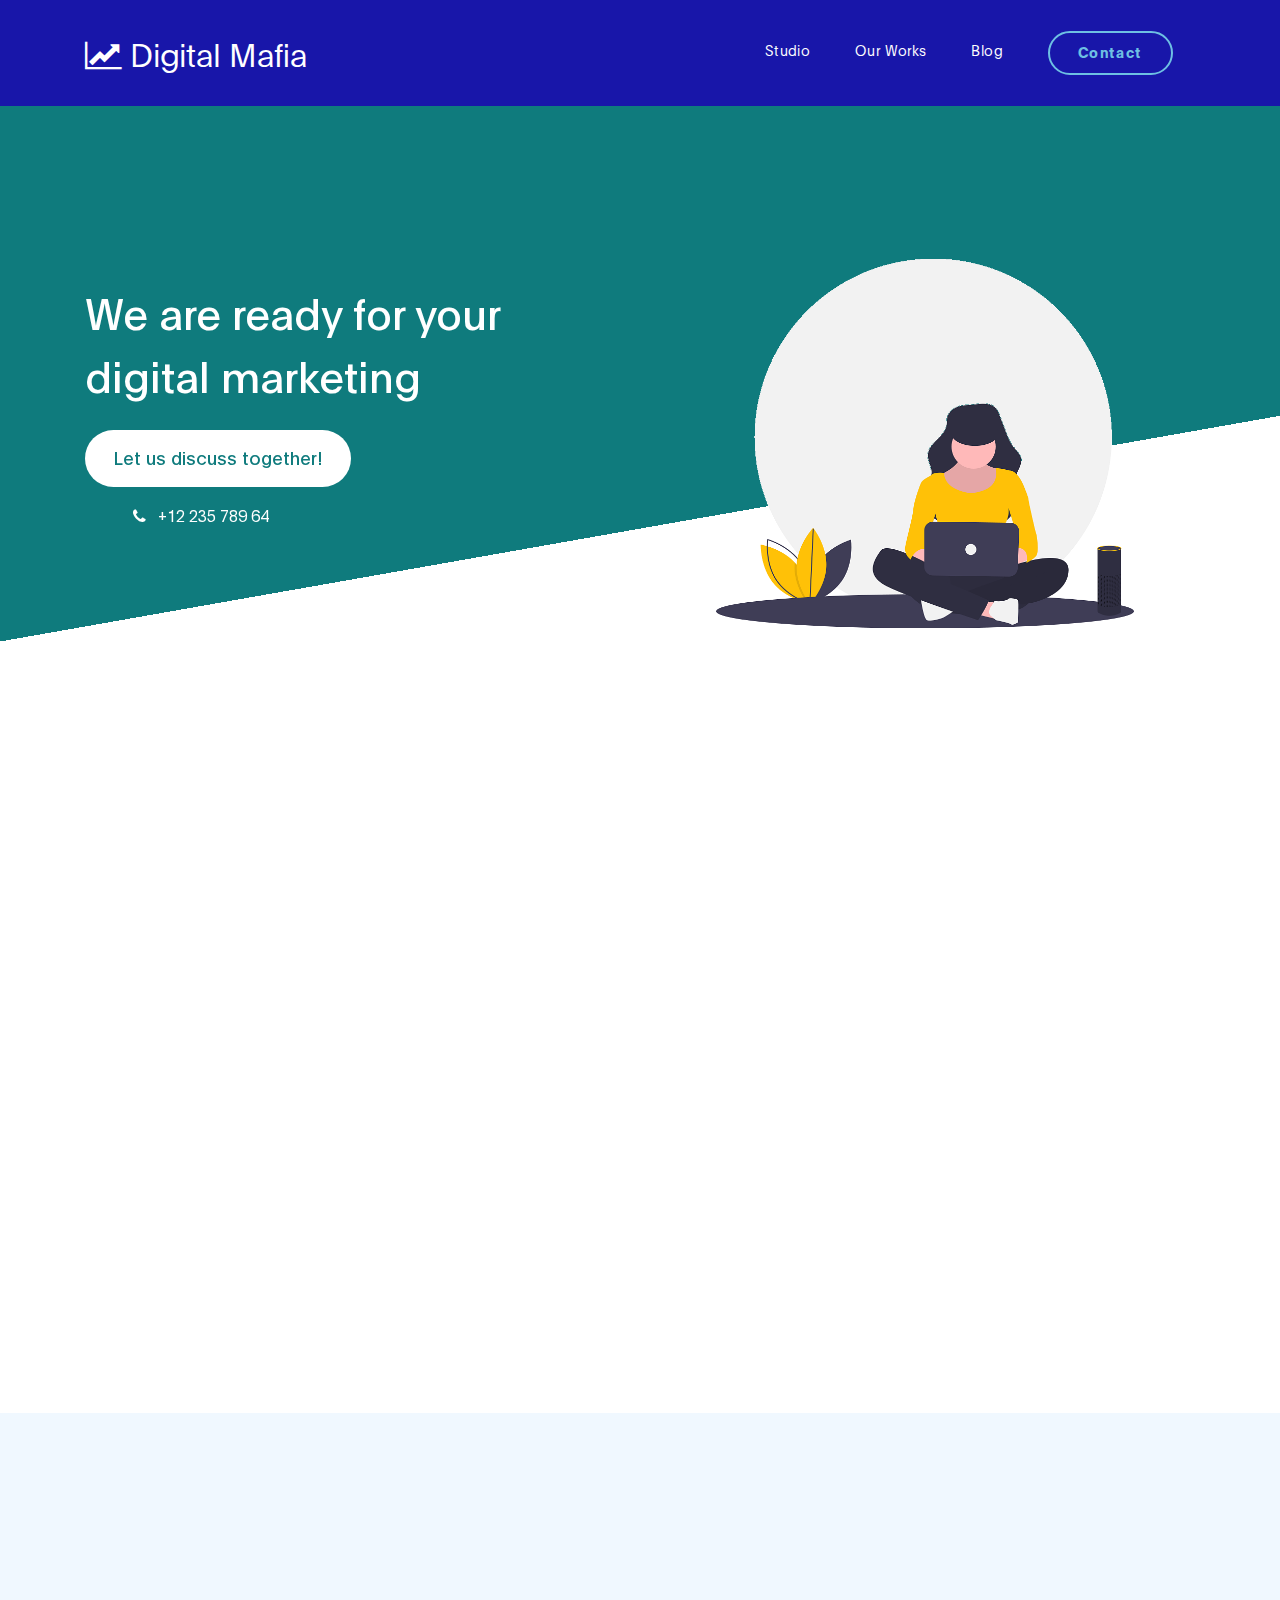
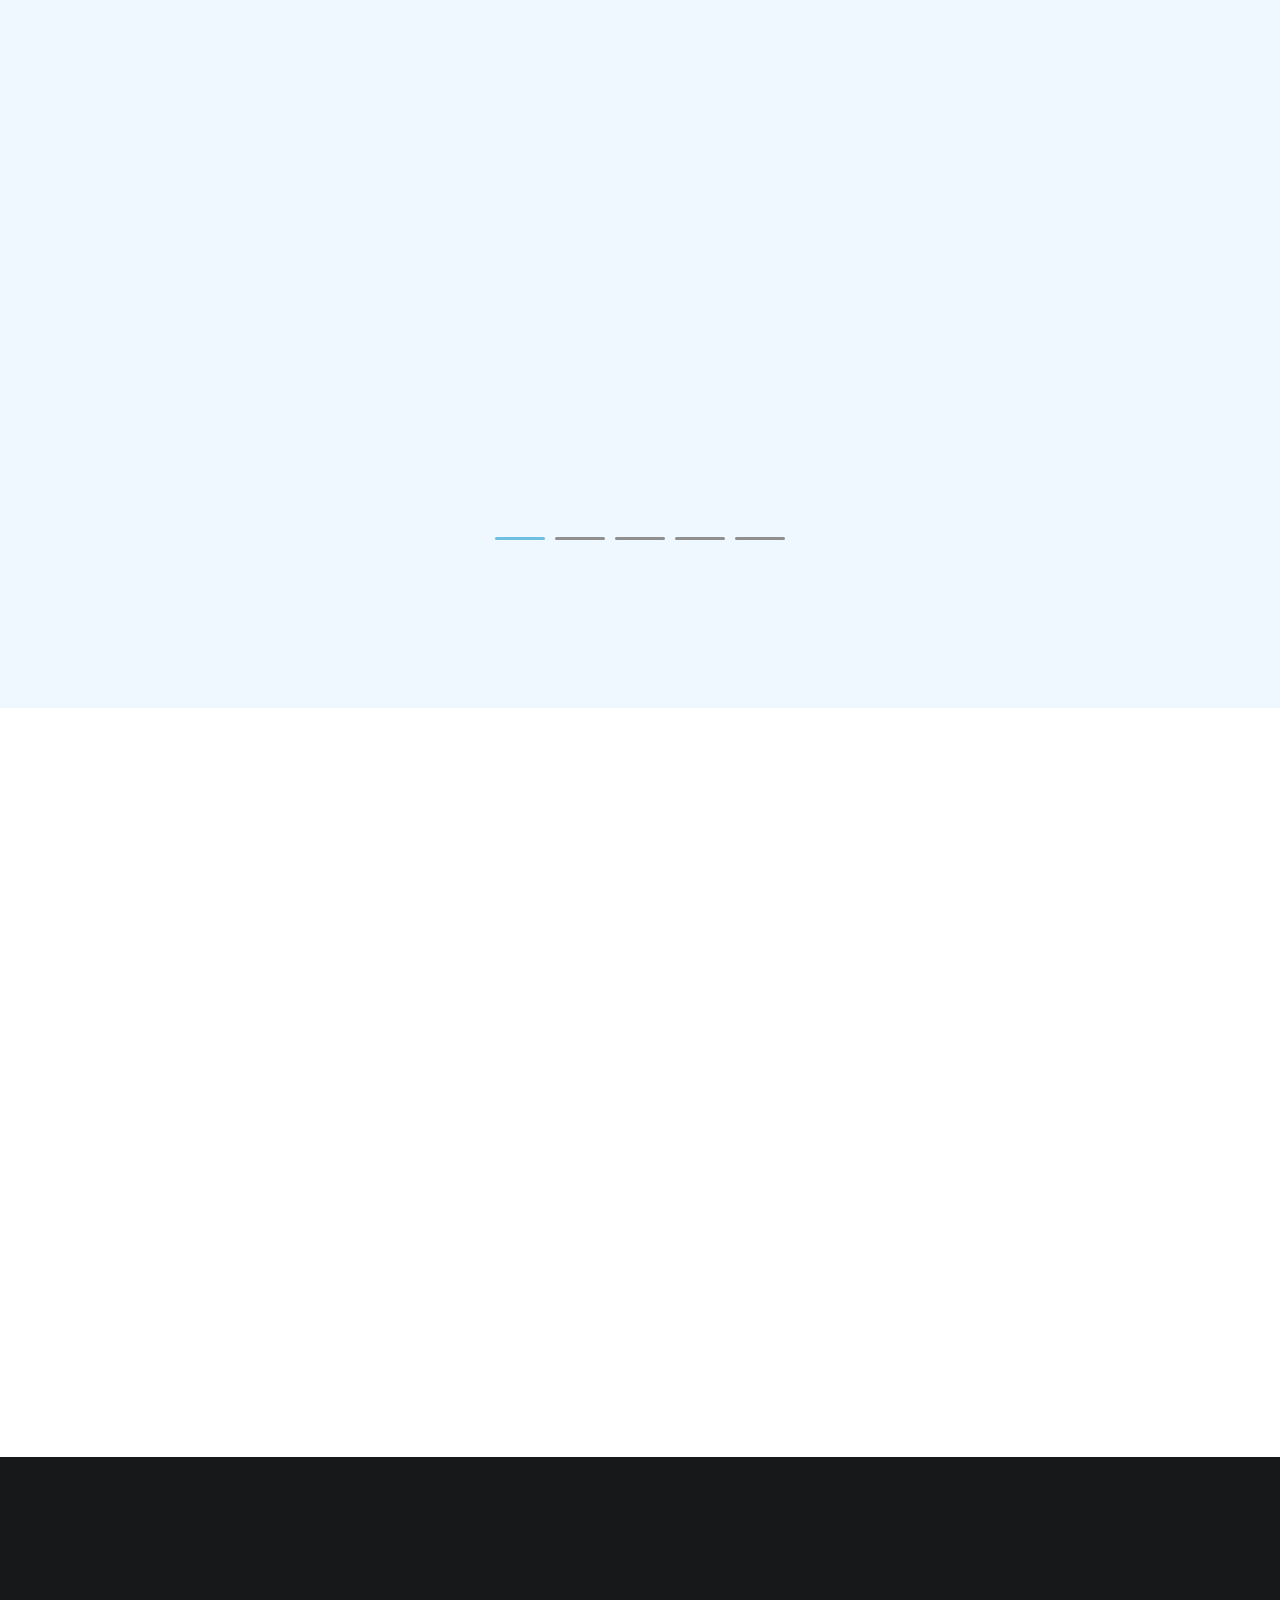
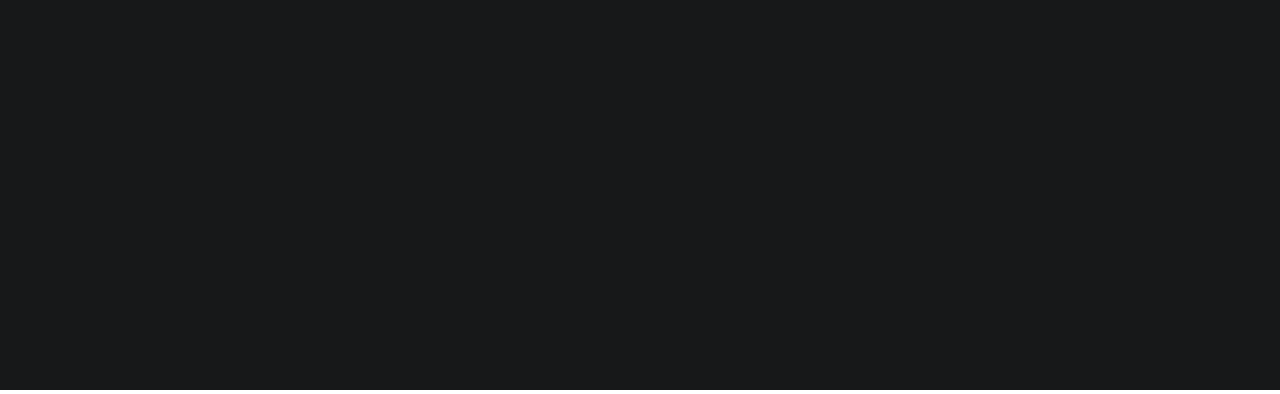
<file: admin-1/Digital-Marketing-Website-Template-main/index.html>
<!DOCTYPE html>
<html lang="en">
  <head>
    <title>Digital Mafia HTML Template</title>
    <!--



-->
    <meta charset="UTF-8" />
    <meta http-equiv="X-UA-Compatible" content="IE=Edge" />
    <meta name="description" content="" />
    <meta name="keywords" content="" />
    <meta name="author" content="" />
    <meta
      name="viewport"
      content="width=device-width, initial-scale=1, maximum-scale=1"
    />

    <link rel="stylesheet" href="css/bootstrap.min.css" />
    <link rel="stylesheet" href="css/font-awesome.min.css" />
    <link rel="stylesheet" href="css/aos.css" />
    <link rel="stylesheet" href="css/owl.carousel.min.css" />
    <link rel="stylesheet" href="css/owl.theme.default.min.css" />

    <!-- MAIN CSS -->
    <link rel="stylesheet" href="css/digital-mafia.css" />
  </head>
  <body>
    <!-- MENU BAR -->
    <nav class="navbar navbar-expand-lg">
      <div class="container">
        <a class="navbar-brand" href="index.html">
          <i class="fa fa-line-chart"></i>
          Digital Mafia
        </a>

        <button
          class="navbar-toggler"
          type="button"
          data-toggle="collapse"
          data-target="#navbarNav"
          aria-controls="navbarNav"
          aria-expanded="false"
          aria-label="Toggle navigation"
        >
          <span class="navbar-toggler-icon"></span>
        </button>

        <div class="collapse navbar-collapse" id="navbarNav">
          <ul class="navbar-nav ml-auto">
            <li class="nav-item">
              <a href="#about" class="nav-link smoothScroll">Studio</a>
            </li>
            <li class="nav-item">
              <a href="#project" class="nav-link smoothScroll">Our Works</a>
            </li>
            <li class="nav-item">
              <a href="blog.html" class="nav-link">Blog</a>
            </li>
            <li class="nav-item">
              <a href="contact.html" class="nav-link contact">Contact</a>
            </li>
          </ul>
        </div>
      </div>
    </nav>

    <!-- HERO -->
    <section
      class="hero hero-bg d-flex justify-content-center align-items-center"
    >
      <div class="container">
        <div class="row">
          <div
            class="col-lg-6 col-md-10 col-12 d-flex flex-column justify-content-center align-items-center"
          >
            <div class="hero-text">
              <h1 class="text-white" data-aos="fade-up">
                We are ready for your digital marketing
              </h1>

              <a
                href="contact.html"
                class="custom-btn btn-bg btn mt-3"
                data-aos="fade-up"
                data-aos-delay="100"
                >Let us discuss together!</a
              >

              <strong
                class="d-block py-3 pl-5 text-white"
                data-aos="fade-up"
                data-aos-delay="200"
                ><i class="fa fa-phone mr-2"></i> +12 235 789 64</strong
              >
            </div>
          </div>

          <div class="col-lg-6 col-12">
            <div class="hero-image" data-aos="fade-up" data-aos-delay="300">
              <img
                src="images/working-girl.png"
                class="img-fluid"
                alt="working girl"
              />
            </div>
          </div>
        </div>
      </div>
    </section>

    <!-- ABOUT -->
    <section class="about section-padding pb-0" id="about">
      <div class="container">
        <div class="row">
          <div class="col-lg-7 mx-auto col-md-10 col-12">
            <div class="about-info">
              <h2 class="mb-4" data-aos="fade-up">
                the best <strong>Digital Marketing agency</strong> in Rio de
                Janeiro
              </h2>

              <p class="mb-0" data-aos="fade-up">
                Total 5 HTML pages are included in this template from OneDev
                website. Please check 2 <a href="blog.html">blog</a> pages,
                <a href="project-detail.html">project</a> page, and
                <a href="contact.html">contact</a> page. <br /><br />You are
                <strong>allowed</strong> to use this template for commercial or
                non-commercial purpose.
              </p>
            </div>

            <div class="about-image" data-aos="fade-up" data-aos-delay="200">
              <img src="images/office.png" class="img-fluid" alt="office" />
            </div>
          </div>
        </div>
      </div>
    </section>

    <!-- PROJECT -->
    <section class="project section-padding" id="project">
      <div class="container-fluid">
        <div class="row">
          <div class="col-lg-12 col-12">
            <h2 class="mb-5 text-center" data-aos="fade-up">
              Please take a look through our
              <strong>featured Digital Mafias</strong>
            </h2>

            <div class="owl-carousel owl-theme" id="project-slide">
              <div
                class="item project-wrapper"
                data-aos="fade-up"
                data-aos-delay="100"
              >
                <img
                  src="images/project/project-image01.jpg"
                  class="img-fluid"
                  alt="project image"
                />

                <div class="project-info">
                  <small>Marketing</small>

                  <h3>
                    <a href="project-detail.html">
                      <span>Sweet Go Agency</span>
                      <i class="fa fa-angle-right project-icon"></i>
                    </a>
                  </h3>
                </div>
              </div>

              <div class="item project-wrapper" data-aos="fade-up">
                <img
                  src="images/project/project-image02.jpg"
                  class="img-fluid"
                  alt="project image"
                />

                <div class="project-info">
                  <small>Website</small>

                  <h3>
                    <a href="project-detail.html">
                      <span>Smart Ladies</span>
                      <i class="fa fa-angle-right project-icon"></i>
                    </a>
                  </h3>
                </div>
              </div>

              <div class="item project-wrapper" data-aos="fade-up">
                <img
                  src="images/project/project-image03.jpg"
                  class="img-fluid"
                  alt="project image"
                />

                <div class="project-info">
                  <small>Branding</small>

                  <h3>
                    <a href="project-detail.html">
                      <span>Shoes factory</span>
                      <i class="fa fa-angle-right project-icon"></i>
                    </a>
                  </h3>
                </div>
              </div>

              <div class="item project-wrapper" data-aos="fade-up">
                <img
                  src="images/project/project-image04.jpg"
                  class="img-fluid"
                  alt="project image"
                />

                <div class="project-info">
                  <small>Social Media</small>

                  <h3>
                    <a href="project-detail.html">
                      <span>Race Bicycle</span>
                      <i class="fa fa-angle-right project-icon"></i>
                    </a>
                  </h3>
                </div>
              </div>

              <div class="item project-wrapper" data-aos="fade-up">
                <img
                  src="images/project/project-image05.jpg"
                  class="img-fluid"
                  alt="project image"
                />

                <div class="project-info">
                  <small>Video</small>

                  <h3>
                    <a href="project-detail.html">
                      <span>Ultimate HealthCare</span>
                      <i class="fa fa-angle-right project-icon"></i>
                    </a>
                  </h3>
                </div>
              </div>
            </div>
          </div>
        </div>
      </div>
    </section>

    <!-- TESTIMONIAL -->
    <section class="testimonial section-padding">
      <div class="container">
        <div class="row">
          <div class="col-lg-6 col-md-5 col-12">
            <div class="contact-image" data-aos="fade-up">
              <img
                src="images/female-avatar.png"
                class="img-fluid"
                alt="website"
              />
            </div>
          </div>

          <div class="col-lg-6 col-md-7 col-12">
            <h4 class="my-5 pt-3" data-aos="fade-up" data-aos-delay="100">
              Client Testimonials
            </h4>

            <div class="quote" data-aos="fade-up" data-aos-delay="200"></div>

            <h2 class="mb-4" data-aos="fade-up" data-aos-delay="300">
              Lorem ipsum Sed eiusmod esse aliqua sed incididunt aliqua
              incididunt mollit id et sit proident dolor nulla sed commodo.
            </h2>

            <p data-aos="fade-up" data-aos-delay="400">
              <strong>Mary Zoe</strong>

              <span class="mx-1">/</span>

              <small>Digital Agency (CEO)</small>
            </p>
          </div>
        </div>
      </div>
    </section>

    <footer class="site-footer">
      <div class="container">
        <div class="row">
          <div class="col-lg-5 mx-lg-auto col-md-8 col-10">
            <h1 class="text-white" data-aos="fade-up" data-aos-delay="100">
              We make creative <strong>brands</strong> only.
            </h1>
          </div>

          <div
            class="col-lg-3 col-md-6 col-12"
            data-aos="fade-up"
            data-aos-delay="200"
          >
            <h4 class="my-4">Contact Info</h4>

            <p class="mb-1">
              <i class="fa fa-phone mr-2 footer-icon"></i>
              +99 080 070 4224
            </p>

            <p>
              <a href="#">
                <i class="fa fa-envelope mr-2 footer-icon"></i>
                hello@company.com
              </a>
            </p>
          </div>

          <div
            class="col-lg-3 col-md-6 col-12"
            data-aos="fade-up"
            data-aos-delay="300"
          >
            <h4 class="my-4">Our Studio</h4>

            <p class="mb-1">
              <i class="fa fa-home mr-2 footer-icon"></i>
              Av. Lúcio Costa - Barra da Tijuca, Rio de Janeiro - RJ, Brazil
            </p>
          </div>

          <div
            class="col-lg-4 mx-lg-auto text-center col-md-8 col-12"
            data-aos="fade-up"
            data-aos-delay="400"
          >
            <p class="copyright-text">
              Copyright 2023 All Right Reserved By One Dev
            </p>
          </div>

          <div
            class="col-lg-4 mx-lg-auto col-md-6 col-12"
            data-aos="fade-up"
            data-aos-delay="500"
          >
            <ul class="footer-link">
              <li><a href="#">Stories</a></li>
              <li><a href="#">Work with us</a></li>
              <li><a href="#">Privacy</a></li>
            </ul>
          </div>

          <div
            class="col-lg-3 mx-lg-auto col-md-6 col-12"
            data-aos="fade-up"
            data-aos-delay="600"
          >
            <ul class="social-icon">
              <li><a href="#" class="fa fa-instagram"></a></li>
              <li><a href="#" class="fa fa-twitter"></a></li>
              <li><a href="#" class="fa fa-dribbble"></a></li>
              <li><a href="#" class="fa fa-behance"></a></li>
            </ul>
          </div>
        </div>
      </div>
    </footer>

    <!-- SCRIPTS -->
    <script src="js/jquery.min.js"></script>
    <script src="js/bootstrap.min.js"></script>
    <script src="js/aos.js"></script>
    <script src="js/owl.carousel.min.js"></script>
    <script src="js/smoothscroll.js"></script>
    <script src="js/custom.js"></script>
  </body>
</html>
</file>
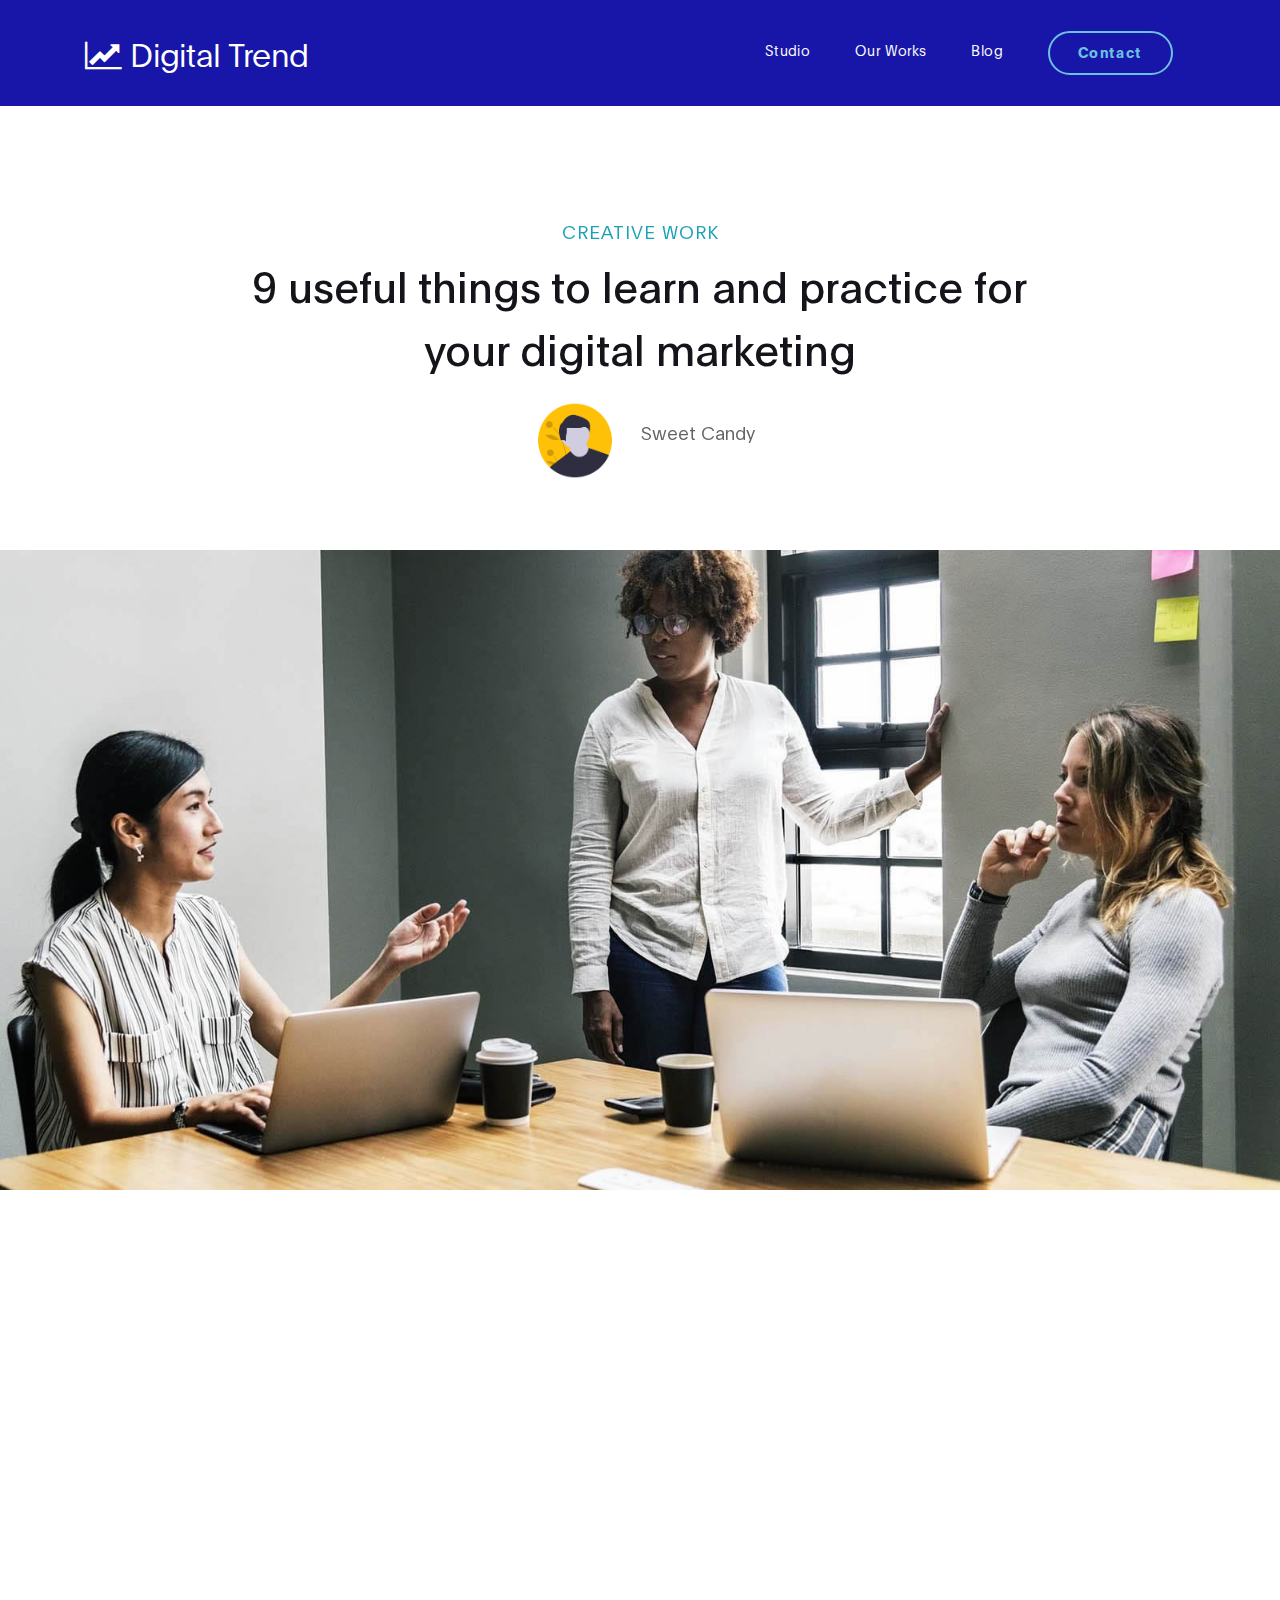
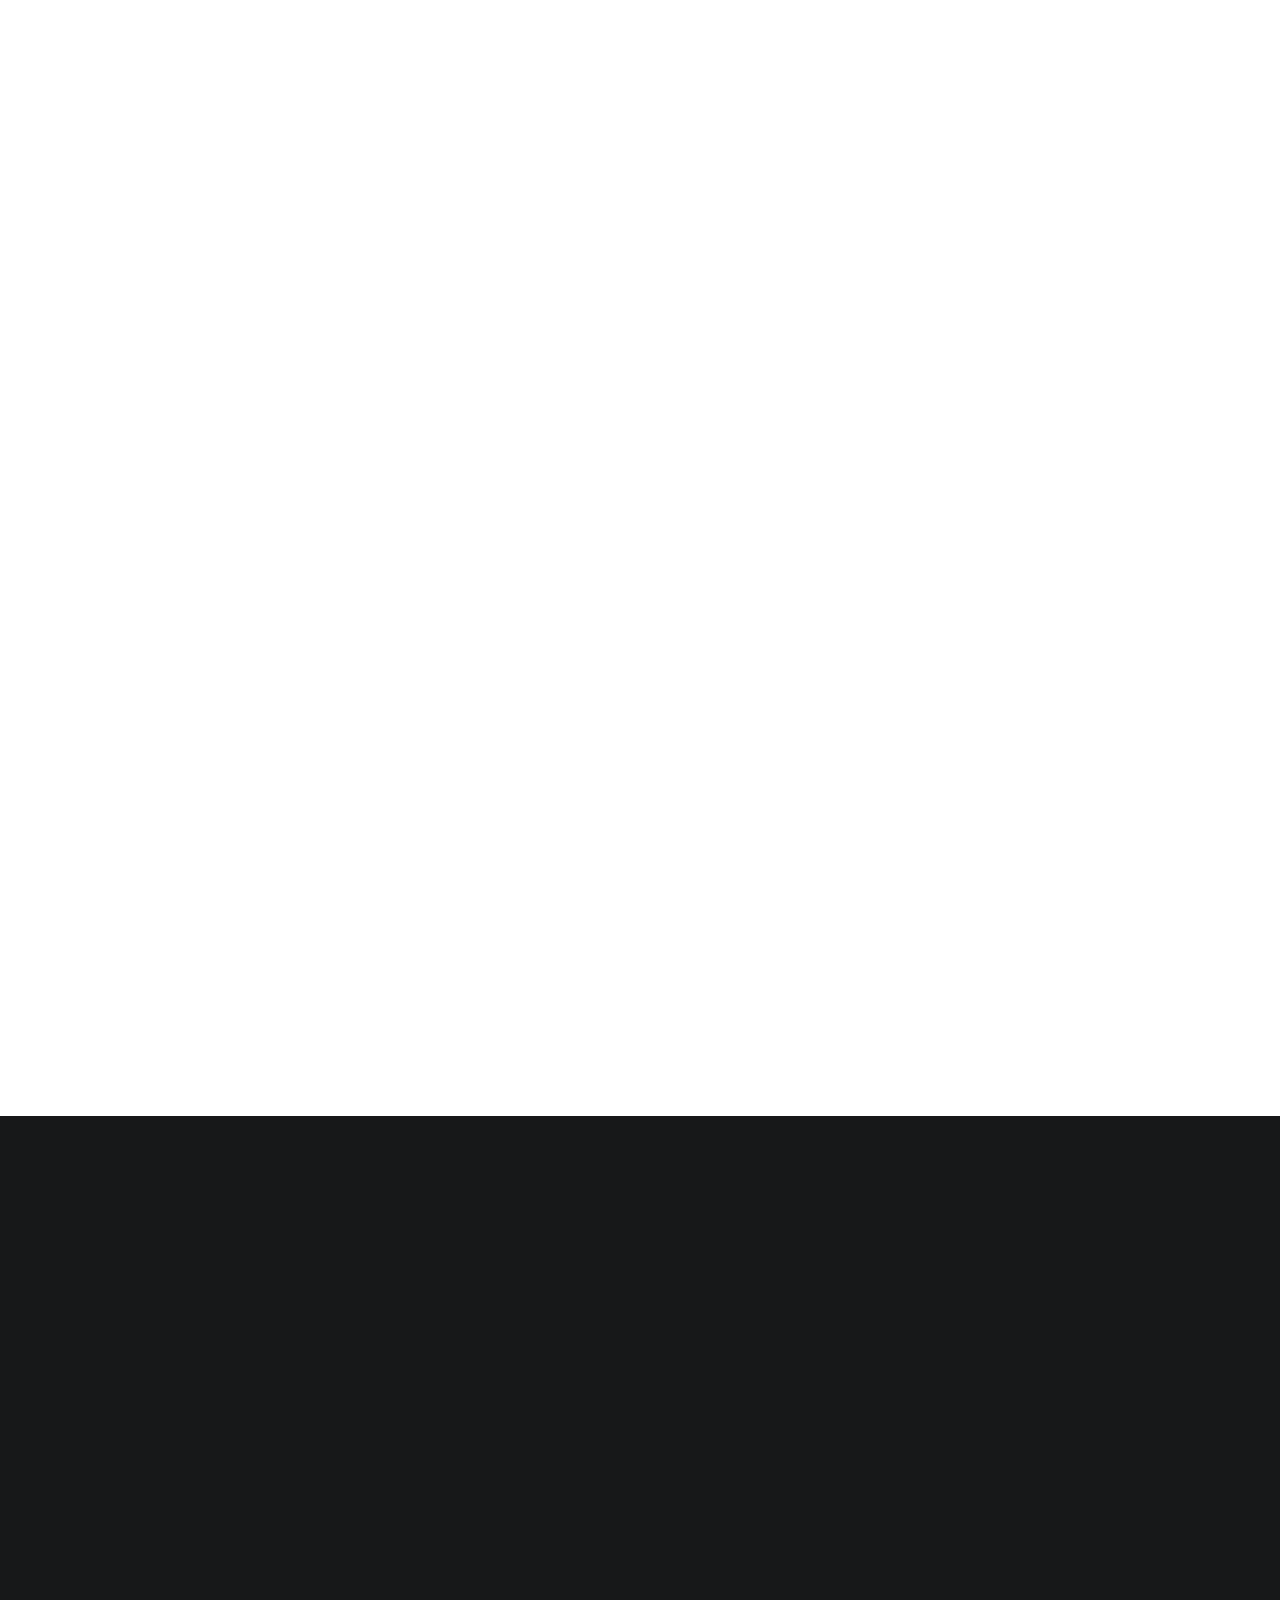
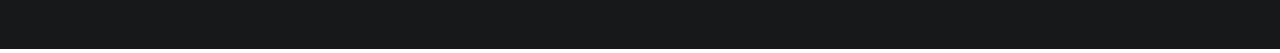
<file: admin-1/Digital-Marketing-Website-Template-main/blog-detail.html>
<!DOCTYPE html>
<html lang="en">
  <head>
    <title>Digital Trend - Blog Detail</title>
    <!--


      

-->
    <meta charset="UTF-8" />
    <meta http-equiv="X-UA-Compatible" content="IE=Edge" />
    <meta name="description" content="" />
    <meta name="keywords" content="" />
    <meta name="author" content="" />
    <meta
      name="viewport"
      content="width=device-width, initial-scale=1, maximum-scale=1"
    />

    <link rel="stylesheet" href="css/bootstrap.min.css" />
    <link rel="stylesheet" href="css/font-awesome.min.css" />
    <link rel="stylesheet" href="css/aos.css" />
    <link rel="stylesheet" href="css/owl.carousel.min.css" />
    <link rel="stylesheet" href="css/owl.theme.default.min.css" />

    <!-- MAIN CSS -->
    <link rel="stylesheet" href="css/digital-mafia.css" />
  </head>
  <body>
    <!-- MENU BAR -->
    <nav class="navbar navbar-expand-lg position-relative">
      <div class="container">
        <a class="navbar-brand" href="index.html">
          <i class="fa fa-line-chart"></i>
          Digital Trend
        </a>

        <button
          class="navbar-toggler"
          type="button"
          data-toggle="collapse"
          data-target="#navbarNav"
          aria-controls="navbarNav"
          aria-expanded="false"
          aria-label="Toggle navigation"
        >
          <span class="navbar-toggler-icon"></span>
        </button>

        <div class="collapse navbar-collapse" id="navbarNav">
          <ul class="navbar-nav ml-auto">
            <li class="nav-item">
              <a href="index.html#about" class="nav-link">Studio</a>
            </li>
            <li class="nav-item">
              <a href="index.html#project" class="nav-link">Our Works</a>
            </li>
            <li class="nav-item">
              <a href="blog.html" class="nav-link">Blog</a>
            </li>
            <li class="nav-item">
              <a href="contact.html" class="nav-link contact">Contact</a>
            </li>
          </ul>
        </div>
      </div>
    </nav>

    <!-- BLOG DETAIL -->
    <section class="project-detail section-padding-half">
      <div class="container">
        <div class="row">
          <div
            class="col-lg-9 mx-auto col-md-10 col-12 mt-lg-5 text-center"
            data-aos="fade-up"
          >
            <h4 class="blog-category text-info">Creative Work</h4>

            <h1>
              9 useful things to learn and practice for your digital marketing
            </h1>

            <div class="client-info">
              <div
                class="d-flex justify-content-center align-items-center mt-3"
              >
                <img
                  src="images/project/project-detail/male-avatar.png"
                  class="img-fluid"
                  alt="male avatar"
                />

                <p>Sweet Candy</p>
              </div>
            </div>
          </div>
        </div>
      </div>
    </section>

    <div class="full-image text-center" data-aos="zoom-in">
      <img
        src="images/blog/blog-header-image.jpg"
        class="img-fluid"
        alt="blog header"
      />
    </div>

    <!-- BLOG DETAIL -->
    <section class="project-detail">
      <div class="container">
        <div class="row">
          <div
            class="col-lg-9 mx-auto col-md-11 col-12 my-5 pt-3"
            data-aos="fade-up"
          >
            <h2 class="mb-3">
              Etiam quis metus elementum, tempor risus vel, condimentum orci.
            </h2>

            <p>
              Mauris in convallis nunc, non facilisis arcu. Nunc sapien nulla,
              interdum at diam non, aliquam vestibulum leo. Fusce laoreet
              malesuada ante, consectetur consequat ante tempor et. Quisque ac
              risus ligula.
            </p>

            <p>
              Suspendisse bibendum tortor at est placerat auctor. Phasellus
              tortor est, bibendum eu ex eu, tincidunt efficitur nunc. Orci
              varius natoque penatibus et magnis dis parturient montes, nascetur
              ridiculus mus.
            </p>

            <ul class="list-detail py-3">
              <li>
                <span
                  >Quisque at condimentum est. Duis sollicitudin urna id elit
                  pulvinar placerat. Ut ac dui in ex vulputate dictum.</span
                >
              </li>

              <li>
                <span
                  >Mauris vitae tellus nisi. Morbi rutrum lacus sit amet
                  volutpat viverra.</span
                >
              </li>

              <li>
                <span>
                  Integer maximus sem ut ipsum blandit elementum. Nullam
                  sollicitudin accumsan commodo.</span
                >
              </li>
            </ul>

            <p>
              Sed leo nisl, posuere at molestie ac, suscipit auctor mauris.
              Etiam quis metus elementum, tempor risus vel, condimentum orci.
            </p>

            <h2 class="mt-5 mb-3">
              Curabitur tempus vel libero lobortis feugiat
            </h2>

            <p>
              Orci varius natoque penatibus et magnis dis parturient montes,
              nascetur ridiculus mus. Mauris in convallis nunc, non facilisis
              arcu. Nunc sapien nulla, interdum at diam non, aliquam vestibulum
              leo.
            </p>

            <blockquote>
              Phasellus dapibus ex sed dolor blandit, efficitur iaculis ipsum
              scelerisque. Cras elementum nibh id felis sagittis, sit amet
              pellentesque ligula porttitor. Fusce laoreet malesuada ante,
              consectetur consequat ante tempor et. Quisque ac risus ligula.
            </blockquote>
          </div>
        </div>

        <div class="col-lg-8 mx-auto mb-5 pb-5 col-12" data-aos="fade-up">
          <h3 class="my-3" data-aos="fade-up">Leave a comment</h3>

          <form
            action="#"
            method="get"
            class="contact-form"
            data-aos="fade-up"
            data-aos-delay="300"
            role="form"
          >
            <div class="row">
              <div class="col-lg-6 col-12">
                <input
                  type="text"
                  class="form-control"
                  name="name"
                  placeholder="Name"
                />
              </div>

              <div class="col-lg-6 col-12">
                <input
                  type="email"
                  class="form-control"
                  name="email"
                  placeholder="Email"
                />
              </div>

              <div class="col-lg-12 col-12">
                <textarea
                  class="form-control"
                  rows="6"
                  name="message"
                  placeholder="Message"
                ></textarea>
              </div>

              <div class="col-lg-5 mx-auto col-7">
                <button
                  type="submit"
                  class="form-control"
                  id="submit-button"
                  name="submit"
                >
                  Submit Comment
                </button>
              </div>
            </div>
          </form>
        </div>
      </div>
    </section>

    <footer class="site-footer">
      <div class="container">
        <div class="row">
          <div class="col-lg-5 mx-lg-auto col-md-8 col-10">
            <h1 class="text-white" data-aos="fade-up" data-aos-delay="100">
              We make creative <strong>brands</strong> only.
            </h1>
          </div>

          <div
            class="col-lg-3 col-md-6 col-12"
            data-aos="fade-up"
            data-aos-delay="200"
          >
            <h4 class="my-4">Contact Info</h4>

            <p class="mb-1">
              <i class="fa fa-phone mr-2 footer-icon"></i>
              +99 080 070 4224
            </p>

            <p>
              <a href="#">
                <i class="fa fa-envelope mr-2 footer-icon"></i>
                hello@company.com
              </a>
            </p>
          </div>

          <div
            class="col-lg-3 col-md-6 col-12"
            data-aos="fade-up"
            data-aos-delay="300"
          >
            <h4 class="my-4">Our Studio</h4>

            <p class="mb-1">
              <i class="fa fa-home mr-2 footer-icon"></i>
              Av. Lúcio Costa - Barra da Tijuca, Rio de Janeiro - RJ, Brazil
            </p>
          </div>

          <div
            class="col-lg-4 mx-lg-auto text-center col-md-8 col-12"
            data-aos="fade-up"
            data-aos-delay="400"
          >
            <p class="copyright-text">
              Copyright 2023 All Right Reserved By One Dev
            </p>
          </div>

          <div
            class="col-lg-4 mx-lg-auto col-md-6 col-12"
            data-aos="fade-up"
            data-aos-delay="500"
          >
            <ul class="footer-link">
              <li><a href="#">Stories</a></li>
              <li><a href="#">Work with us</a></li>
              <li><a href="#">Privacy</a></li>
            </ul>
          </div>

          <div
            class="col-lg-3 mx-lg-auto col-md-6 col-12"
            data-aos="fade-up"
            data-aos-delay="600"
          >
            <ul class="social-icon">
              <li><a href="#" class="fa fa-instagram"></a></li>
              <li><a href="#" class="fa fa-twitter"></a></li>
              <li><a href="#" class="fa fa-dribbble"></a></li>
              <li><a href="#" class="fa fa-behance"></a></li>
            </ul>
          </div>
        </div>
      </div>
    </footer>

    <!-- SCRIPTS -->
    <script src="js/jquery.min.js"></script>
    <script src="js/bootstrap.min.js"></script>
    <script src="js/aos.js"></script>
    <script src="js/owl.carousel.min.js"></script>
    <script src="js/custom.js"></script>
  </body>
</html>
</file>
<file: admin-1/Digital-Marketing-Website-Template-main/css/digital-mafia.css>
@font-face {
  font-family: "Plain-Regular";
  src: url("../fonts/Plain-Regular.woff2") format("woff2"),
    url("../fonts/Plain-Regular.woff") format("woff");
  font-weight: normal;
  font-style: normal;
}

@font-face {
  font-family: "Plain-Light";
  src: url("../fonts/Plain-Light.woff2") format("woff2"),
    url("../fonts/Plain-Light.woff") format("woff");
  font-weight: bold;
  font-style: normal;
}

@font-face {
  font-family: "Plain-Bold";
  src: url("../fonts/Plain-Bold.woff2") format("woff2"),
    url("../fonts/Plain-Bold.woff") format("woff");
  font-weight: bold;
  font-style: normal;
}

:root {
  --primary-color: #0f7b7d;
  --secondary-color: #6ec0e3;
  --white-color: #ffffff;
  --dark-color: #171819;
  --project-bg: #f0f8ff;
  --menu-bg: #1816a9;

  --title-color: #15141a;
  --gray-color: #909090;
  --link-color: #404040;
  --p-color: #666262;

  --base-font-family: "Plain-Light", sans-serif;
  --title-font-family: "Plain-Regular", sans-serif;
  --font-bold-family: "Plain-Bold", sans-serif;
  --font-weight-bold: bold;

  --h1-font-size: 42px;
  --h2-font-size: 32px;
  --h3-font-size: 24px;
  --p-font-size: 18px;
  --base-font-size: 16px;
  --menu-font-size: 14px;

  --border-radius-large: 100px;
  --border-radius-small: 5px;
}

body {
  background: var(--white-color);
  font-family: var(--base-font-family);
}

/*---------------------------------------
     TYPOGRAPHY              
  -----------------------------------------*/

h1,
h2,
h3,
h4,
h5,
h6 {
  font-family: var(--title-font-family);
  line-height: inherit;
}

h1 {
  color: var(--title-color);
  font-size: var(--h1-font-size);
}

h2 {
  font-size: var(--h2-font-size);
  font-weight: 100;
}

h3 {
  font-size: var(--h3-font-size);
  font-weight: 100;
  margin-bottom: 0;
}

h4 {
  color: var(--gray-color);
  font-family: var(--base-font-family);
  font-size: var(--p-font-size);
  letter-spacing: 1px;
  text-transform: uppercase;
}

p {
  color: var(--p-color);
  font-size: var(--p-font-size);
  line-height: 1.5em;
}

b,
strong {
  letter-spacing: 0;
  color: var(--secondary-color);
}

/*  BLOCKQUOTES */
.quote {
  position: relative;
  margin: 0;
}

.quote::after {
  content: "“";
  position: absolute;
  bottom: -80px;
  left: 20px;
  font-family: times;
  color: var(--gray-color);
  font-weight: var(--font-weight-bold);
  font-size: 14em;
  line-height: 0;
  opacity: 0.1;
}

blockquote {
  border-left: 5px solid rgba(0, 0, 0, 0.05);
  display: block;
  margin: 42px 0;
  padding: 14px 22px;
  color: rgba(0, 0, 0, 0.5);
}

/* BUTTON */
.custom-btn {
  background: transparent;
  border: 2px solid var(--dark-color);
  border-radius: var(--border-radius-large);
  padding: 12px 26px 14px 26px;
  color: var(--dark-color);
  font-family: var(--title-font-family);
  font-size: var(--p-font-size);
  white-space: nowrap;
}

.custom-btn.btn-bg {
  background: var(--white-color);
  color: var(--primary-color);
  border-color: transparent;
  transition: all 0.3s ease;
}

.custom-btn:hover,
.custom-btn:focus {
  background: var(--dark-color);
  color: var(--white-color);
  border-color: transparent;
}

/*---------------------------------------
     GENERAL               
  -----------------------------------------*/

* {
  -webkit-box-sizing: border-box;
  -moz-box-sizing: border-box;
  box-sizing: border-box;
}

*::before,
*::after {
  -webkit-box-sizing: border-box;
  -moz-box-sizing: border-box;
  box-sizing: border-box;
}

a {
  color: var(--link-color);
  font-weight: normal;
  text-decoration: none;
}

a:hover,
a:active,
a:focus {
  color: var(--secondary-color);
  outline: none;
  text-decoration: none;
}

::selection {
  background: var(--secondary-color);
  color: var(--white-color);
}

.section-padding {
  padding: 8em 0;
}
.section-padding-half {
  padding: 4em 0;
}

.google-map iframe {
  display: block;
  width: 100%;
}

/*---------------------------------------
    MENU             
  -----------------------------------------*/

.navbar {
  background: var(--menu-bg);
  z-index: 2;
  top: 0;
  right: 0;
  left: 0;
  padding: 1.5em;
}

.navbar-brand {
  color: var(--white-color);
  font-size: var(--h2-font-size);
}

.nav-link {
  color: var(--white-color);
  font-size: var(--menu-font-size);
  letter-spacing: 0.4px;
  margin: 0 1.6em;
  padding: 0.6em;
}

.nav-link.active,
.nav-link:hover {
  color: var(--secondary-color);
}

.navbar-expand-lg .navbar-nav .nav-link {
  padding-right: 0;
  padding-left: 0;
}

.navbar-expand-lg .navbar-nav .nav-link.contact {
  border: 2px solid var(--secondary-color);
  border-radius: var(--border-radius-large);
  color: var(--secondary-color);
  font-family: var(--font-bold-family);
  padding: 0.6em 2em 0.8em 2em;
}

.navbar-expand-lg .navbar-nav .nav-link.contact:hover,
.navbar-expand-lg .navbar-nav .nav-link.contact.active {
  background: var(--secondary-color);
  color: var(--white-color);
}

.navbar-nav .navbar-toggler-icon {
  background: none;
}

.navbar-toggler {
  border: 0;
  padding: 0;
  cursor: pointer;
  margin: 0 10px 0 0;
  width: 30px;
  height: 35px;
  outline: none;
}

.navbar-toggler:focus {
  outline: none;
}

.navbar-toggler[aria-expanded="true"] .navbar-toggler-icon {
  background: transparent;
}

.navbar-toggler[aria-expanded="true"] .navbar-toggler-icon::before,
.navbar-toggler[aria-expanded="true"] .navbar-toggler-icon::after {
  transition: top 300ms 50ms ease, -webkit-transform 300ms 350ms ease;
  transition: top 300ms 50ms ease, transform 300ms 350ms ease;
  transition: top 300ms 50ms ease, transform 300ms 350ms ease,
    -webkit-transform 300ms 350ms ease;
  top: 0;
}

.navbar-toggler[aria-expanded="true"] .navbar-toggler-icon::before {
  transform: rotate(45deg);
}

.navbar-toggler[aria-expanded="true"] .navbar-toggler-icon::after {
  transform: rotate(-45deg);
}

.navbar-toggler .navbar-toggler-icon {
  background: var(--white-color);
  transition: background 10ms 300ms ease;
  display: block;
  width: 30px;
  height: 2px;
  position: relative;
}

.navbar-toggler .navbar-toggler-icon::before,
.navbar-toggler .navbar-toggler-icon::after {
  transition: top 300ms 350ms ease, -webkit-transform 300ms 50ms ease;
  transition: top 300ms 350ms ease, transform 300ms 50ms ease;
  transition: top 300ms 350ms ease, transform 300ms 50ms ease,
    -webkit-transform 300ms 50ms ease;
  position: absolute;
  right: 0;
  left: 0;
  background: var(--white-color);
  width: 30px;
  height: 2px;
  content: "";
}

.navbar-toggler .navbar-toggler-icon::before {
  top: -8px;
}

.navbar-toggler .navbar-toggler-icon::after {
  top: 8px;
}

/*---------------------------------------
     HERO              
  -----------------------------------------*/

.hero {
  position: relative;
  padding: 5em 0;
  overflow: hidden;
}

.hero-bg {
  background: linear-gradient(
    170deg,
    var(--primary-color) 64%,
    var(--white-color) 30%
  );
}

.hero-image {
  position: relative;
  top: 2em;
}

/*---------------------------------------
     PROJECT              
  -----------------------------------------*/

.project {
  background: var(--project-bg);
}

.project-wrapper {
  position: relative;
}

.project-wrapper img {
  border-radius: var(--border-radius-small);
}

.project-info {
  background: var(--white-color);
  border-radius: var(--border-radius-small);
  position: absolute;
  bottom: 32px;
  right: 32px;
  left: 32px;
  width: 90%;
  padding: 32px;
}

.project-info small {
  font-family: Plain-Bold;
  color: var(--gray-color);
  position: relative;
  top: 2px;
}

.project-info a {
  color: var(--primary-color);
}

.project-info .project-icon {
  background: var(--primary-color);
}

.project-icon {
  position: absolute;
  right: 30px;
  top: 40px;
  background: var(--dark-color);
  border-radius: var(--border-radius-large);
  color: var(--white-color);
  font-size: var(--h2-font-size);
  width: 40px;
  height: 40px;
  line-height: 40px;
  text-align: center;
  padding-left: 5px;
}

.owl-theme .owl-dots .owl-dot {
  outline: none;
}

.owl-theme .owl-dots .owl-dot span {
  background: var(--gray-color);
  width: 50px;
  height: 3px;
  margin: 35px 5px;
}

.owl-theme .owl-dots .owl-dot.active span,
.owl-theme .owl-dots .owl-dot:hover span {
  background: var(--secondary-color);
}

.list-detail {
  margin-left: 1em;
  padding-left: 1em;
  position: relative;
}

.list-detail li {
  display: block;
  list-style: none;
  margin: 0.6em 0 0 0.8em;
}

.list-detail li::before {
  content: "";
  width: 0;
  height: 0;
  border-width: 0 16px 16px 0;
  border-color: transparent var(--secondary-color) transparent transparent;
  border-style: solid;
  position: absolute;
  left: 0;
}

.list-detail span {
  position: relative;
  bottom: 5px;
}

.client-info img {
  width: 100px;
  margin-right: 1em;
}

/*---------------------------------------
      ABOUT            
  -----------------------------------------*/

.about {
  position: relative;
  overflow: hidden;
}

.about-image img {
  display: block;
  margin: 0 auto;
}

/*---------------------------------------
      BLOG            
  -----------------------------------------*/

.blog-header {
  border-radius: var(--border-radius-small);
  position: relative;
  overflow: hidden;
}

.blog-header img {
  border-radius: var(--border-radius-small);
  display: block;
}

.blog-header-info {
  background: linear-gradient(transparent, rgba(0, 0, 0, 0.95));
  position: absolute;
  right: 0;
  left: 0;
  bottom: 0;
  padding: 2em;
}

.blog-header-info h3 {
  max-width: 80%;
}

.blog-header-info a {
  color: var(--white-color);
}

.blog-header-info a:hover {
  color: var(--secondary-color);
}

.blog-sidebar img {
  border-radius: var(--border-radius-small);
  width: 159px;
  margin-right: 22px;
}

.blog-sidebar h3 {
  font-size: 18px;
}

/*---------------------------------------
     CONTACT              
  -----------------------------------------*/

.newsletter-form .form-control,
.contact-form .form-control {
  box-shadow: none;
  background: var(--project-bg);
  border: 0;
  padding: 1.7em 1.3em;
  margin: 14px 0;
}

.newsletter-form button,
.contact-form #submit-button {
  background: var(--primary-color);
  border-radius: var(--border-radius-large);
  color: var(--white-color);
  cursor: pointer;
  font-size: var(--p-font-size);
  line-height: 0px;
  padding: 1.5em 1.3em;
}

.newsletter-form button {
  background: var(--secondary-color);
}

/*---------------------------------------
     FOOTER              
  -----------------------------------------*/

.site-footer {
  background: var(--dark-color);
  padding: 7em 0 6em 0;
}

.site-footer a {
  color: var(--p-color);
}

.site-footer a:hover,
.footer-icon {
  color: var(--secondary-color);
}

.footer-link li {
  display: inline-block;
  list-style: none;
  margin: 0 10px;
}

.copyright-text,
.footer-link,
.site-footer .social-icon {
  margin-top: 6em;
}

.copyright-text {
  margin-top: 5.3em;
}

/*---------------------------------------
     SOCIAL ICON              
  -----------------------------------------*/

.social-icon {
  position: relative;
  padding: 0;
  margin: 4em 0 0 0;
}

.social-icon li {
  display: inline-block;
  list-style: none;
}

.social-icon li a {
  text-decoration: none;
  display: inline-block;
  font-size: var(--base-font-size);
  margin: 10px;
  text-align: center;
}

/*---------------------------------------
     RESPONSIVE STYLES              
  -----------------------------------------*/

@media screen and (min-width: 1200px) {
  .about-info h2 {
    max-width: 70%;
  }
}

@media screen and (min-width: 991px) {
  .project h2 {
    max-width: 32%;
    margin: 0 auto;
  }
}

@media screen and (max-width: 991px) {
  .hero {
    padding-top: 14em;
  }

  .hero-text {
    bottom: 2em;
  }

  .navbar {
    padding: 1em;
  }

  .navbar-collapse {
    text-align: center;
    padding: 2.5em 0;
  }

  .nav-link {
    display: inline-block;
  }

  .navbar-expand-lg .navbar-nav .nav-link.contact {
    margin: 1em 0;
  }

  .copyright-text,
  .footer-link,
  .site-footer .social-icon {
    margin-top: 3em;
    padding: 0;
    text-align: left;
  }
}

@media screen and (max-width: 767px) {
  h1 {
    font-size: 36px;
  }

  h2 {
    font-size: 28px;
  }

  h3 {
    font-size: 22px;
  }

  .project-info {
    right: 0;
    left: 0;
    margin: 0 auto;
  }

  .footer-link,
  .site-footer .social-icon {
    margin-top: 1em;
  }

  .copyright-text {
    margin: 2.5em 0 1em 0;
  }

  .footer-link li {
    margin-left: 0;
  }
}
</file>
